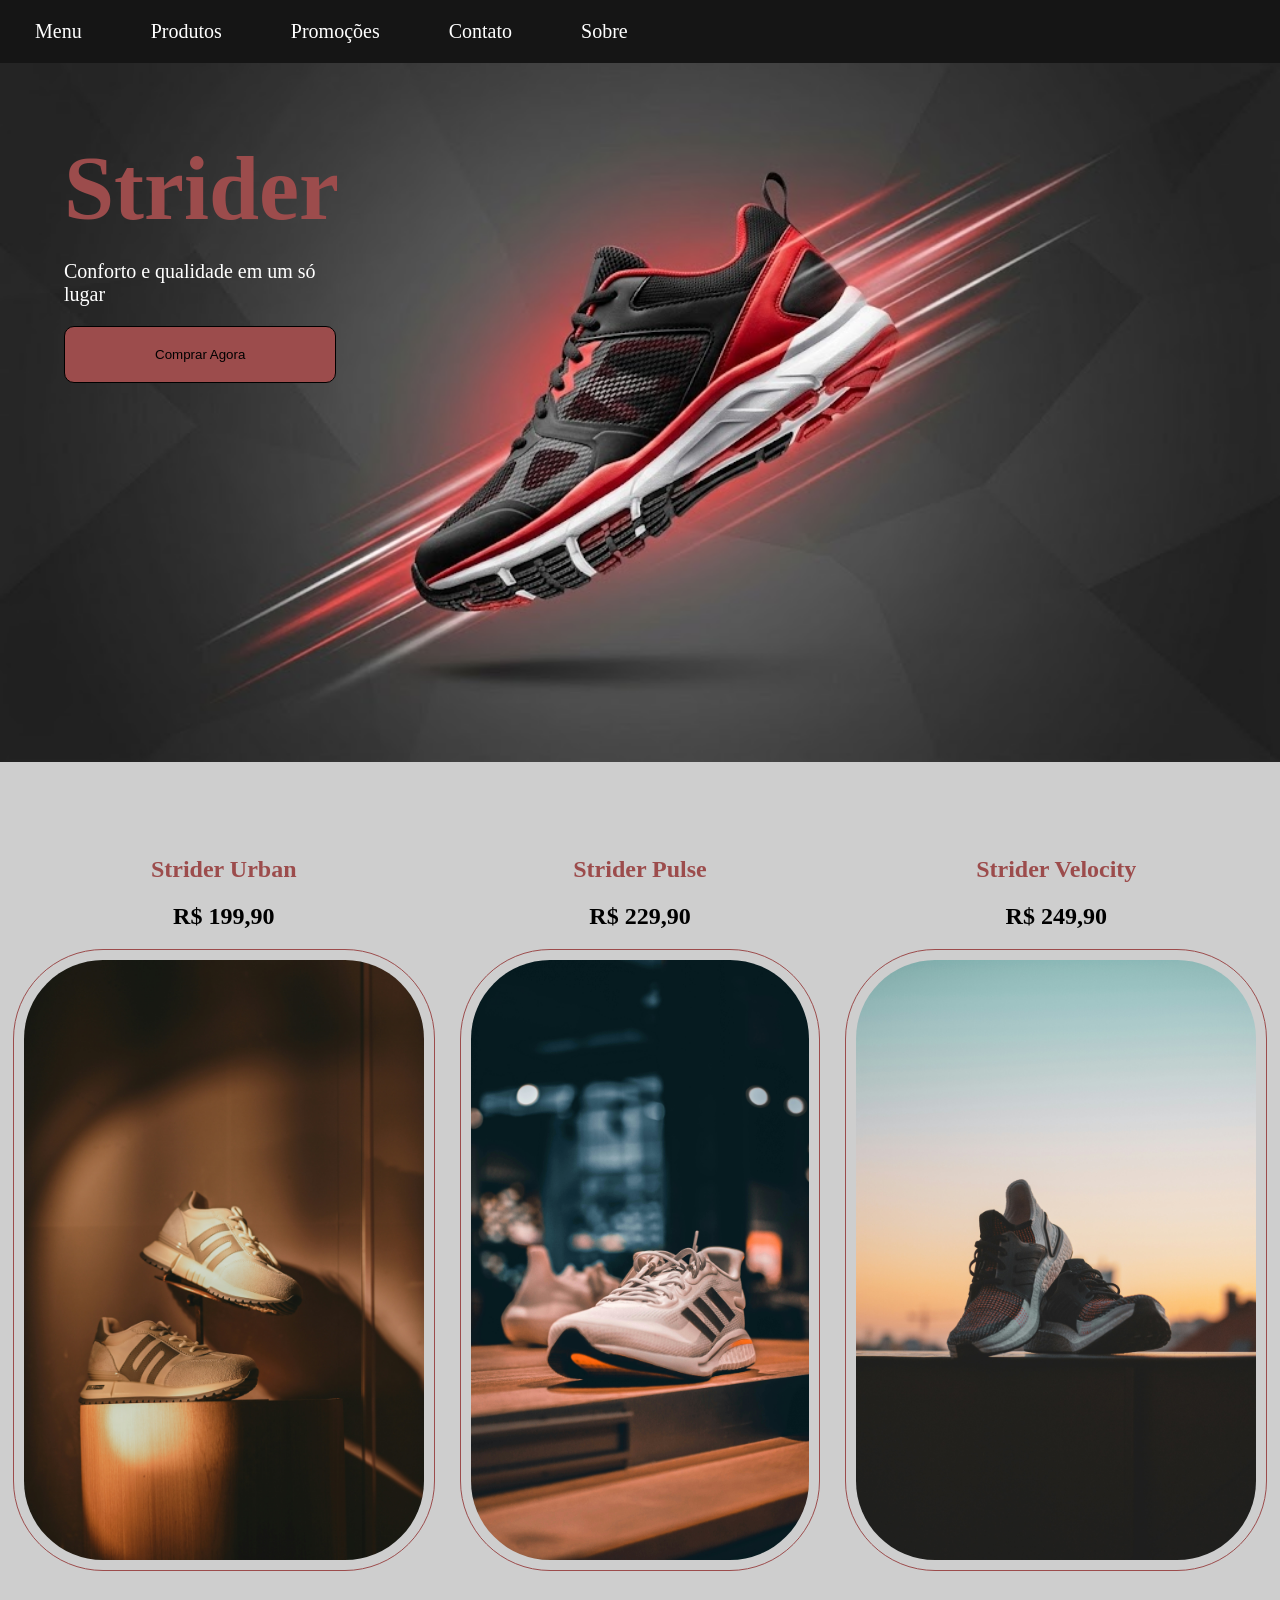
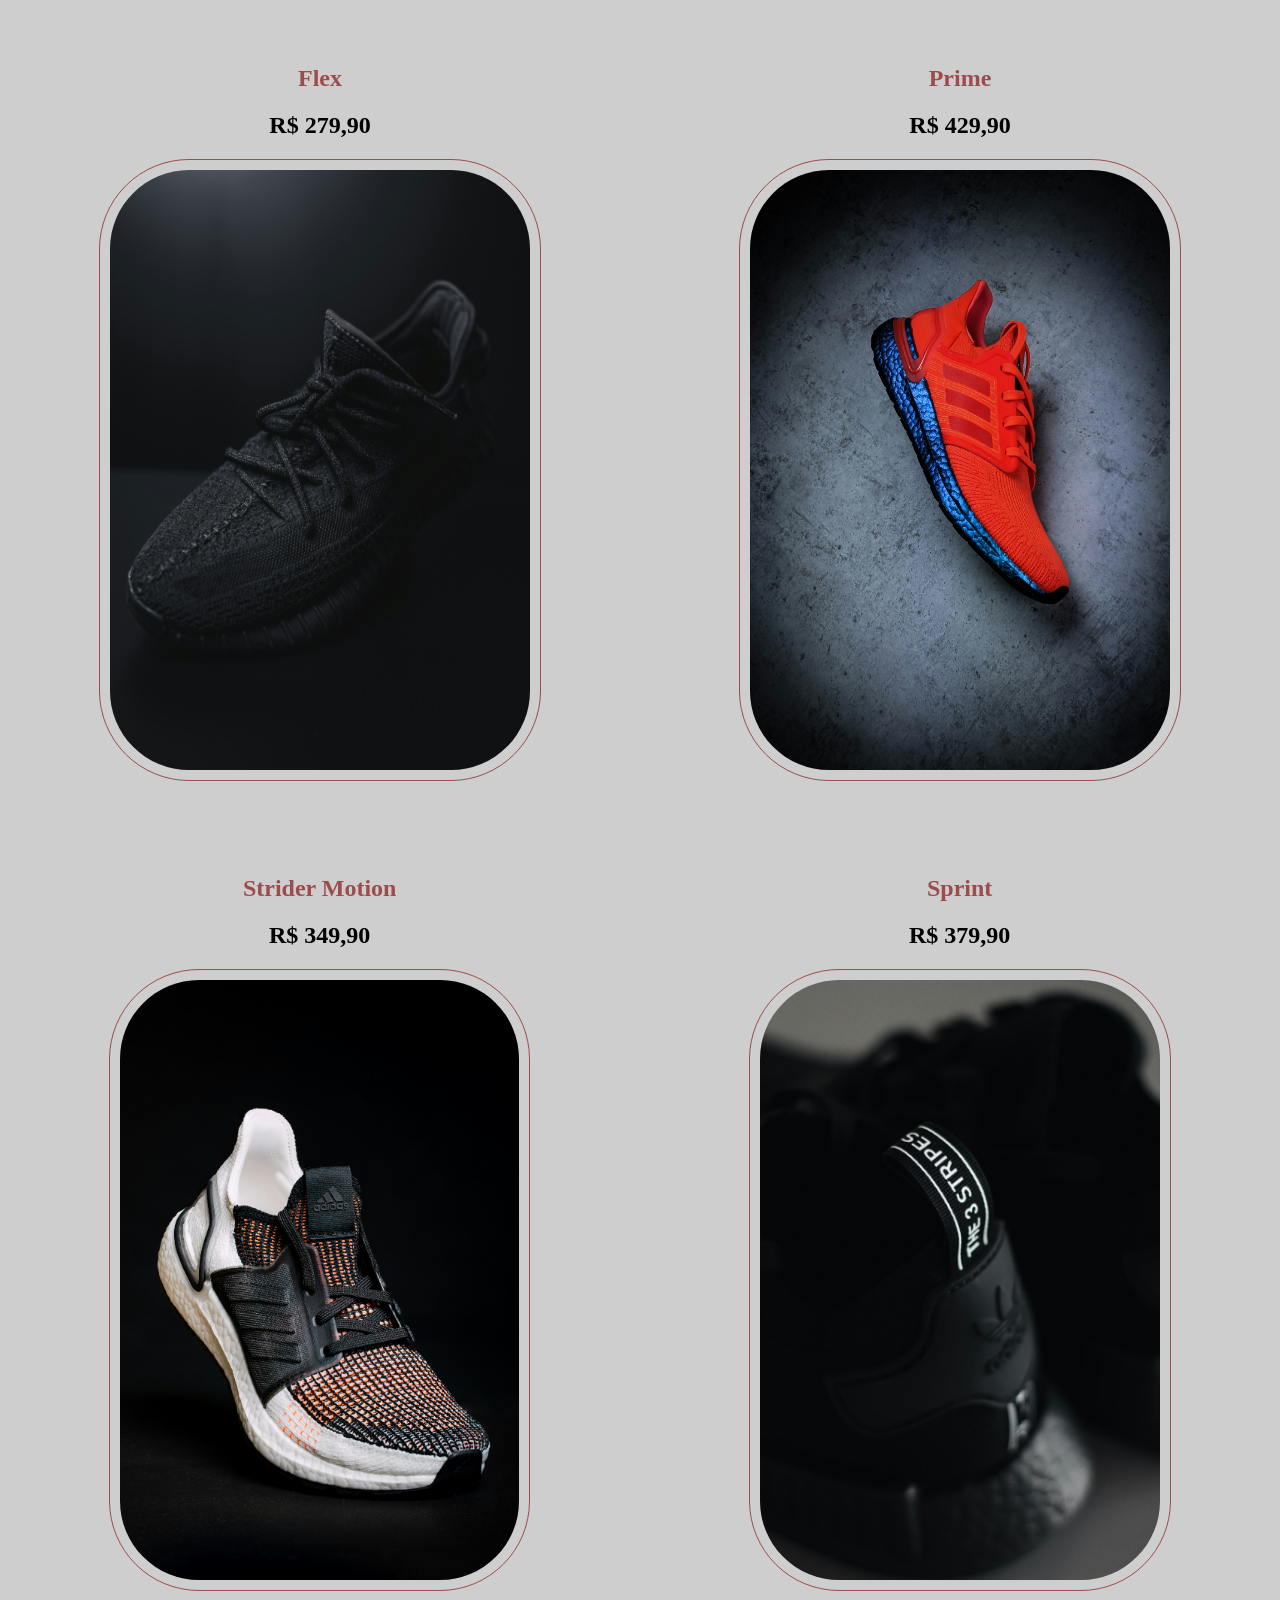
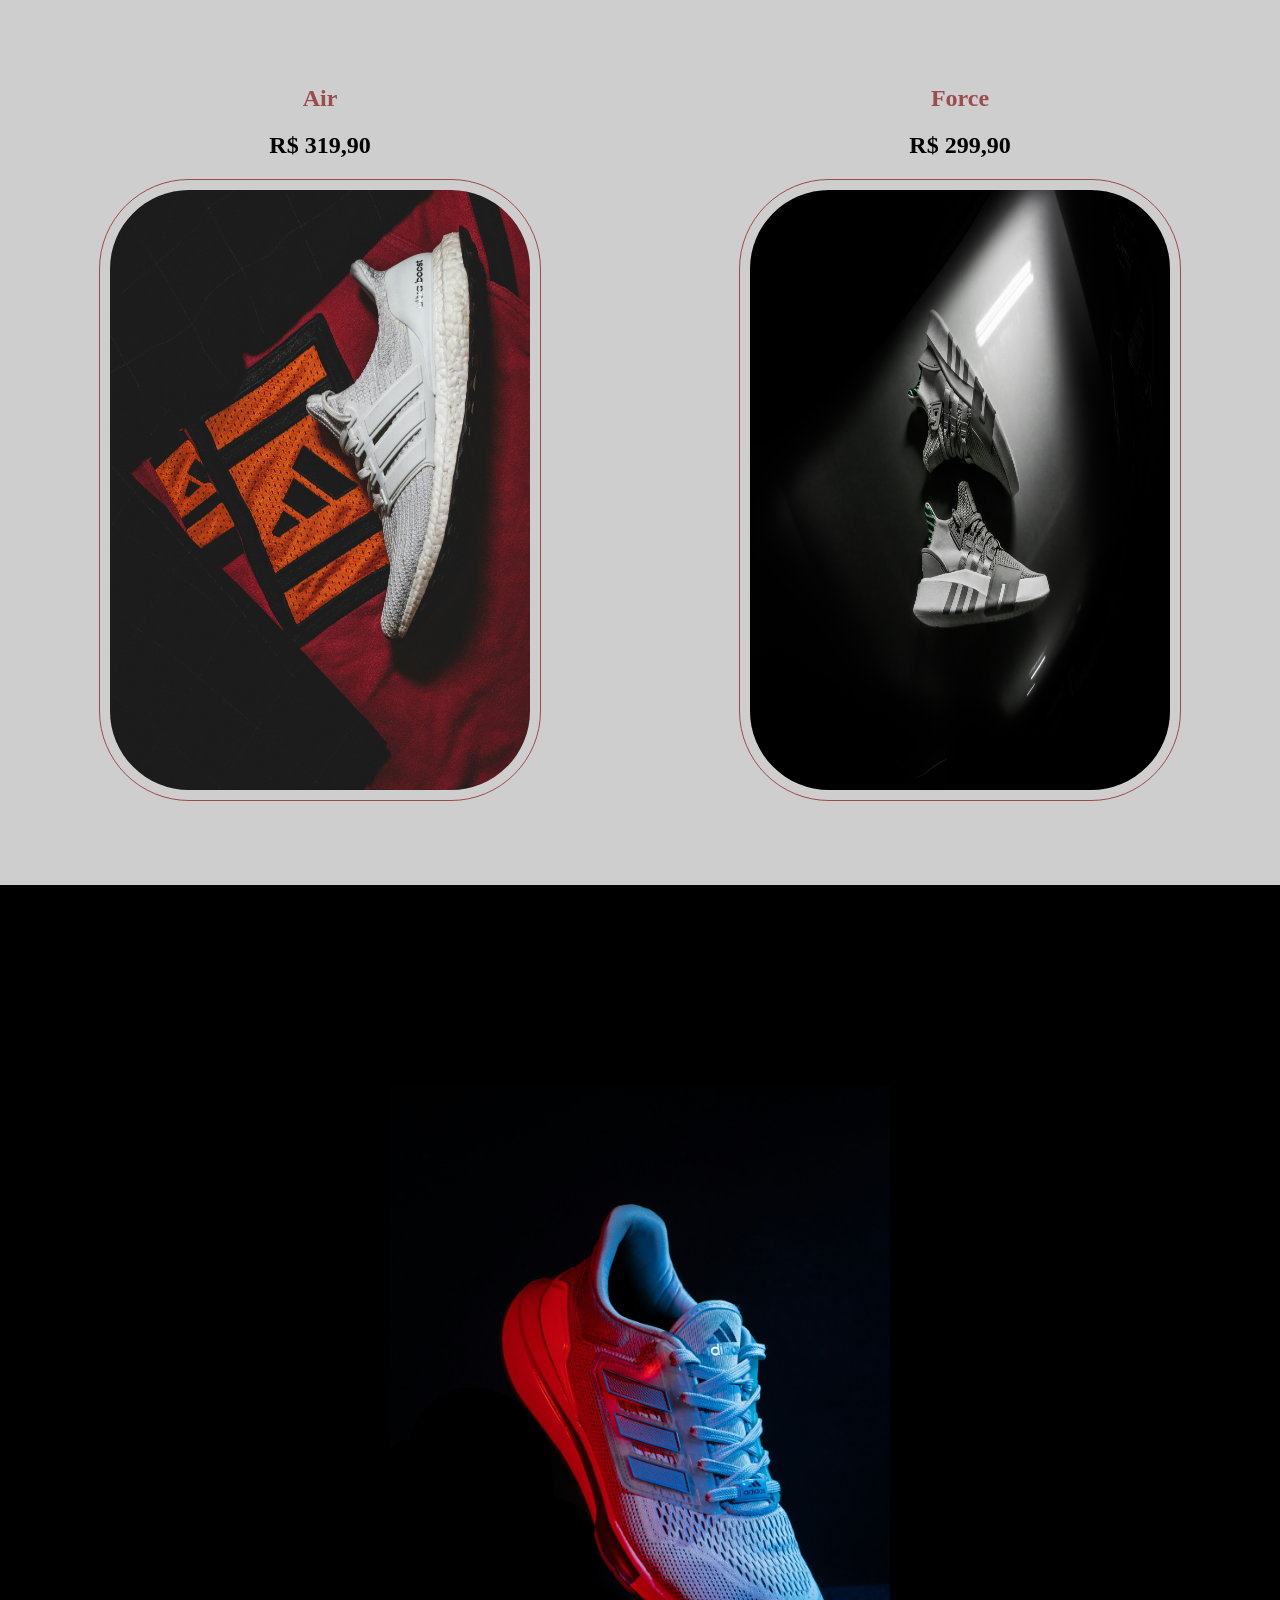
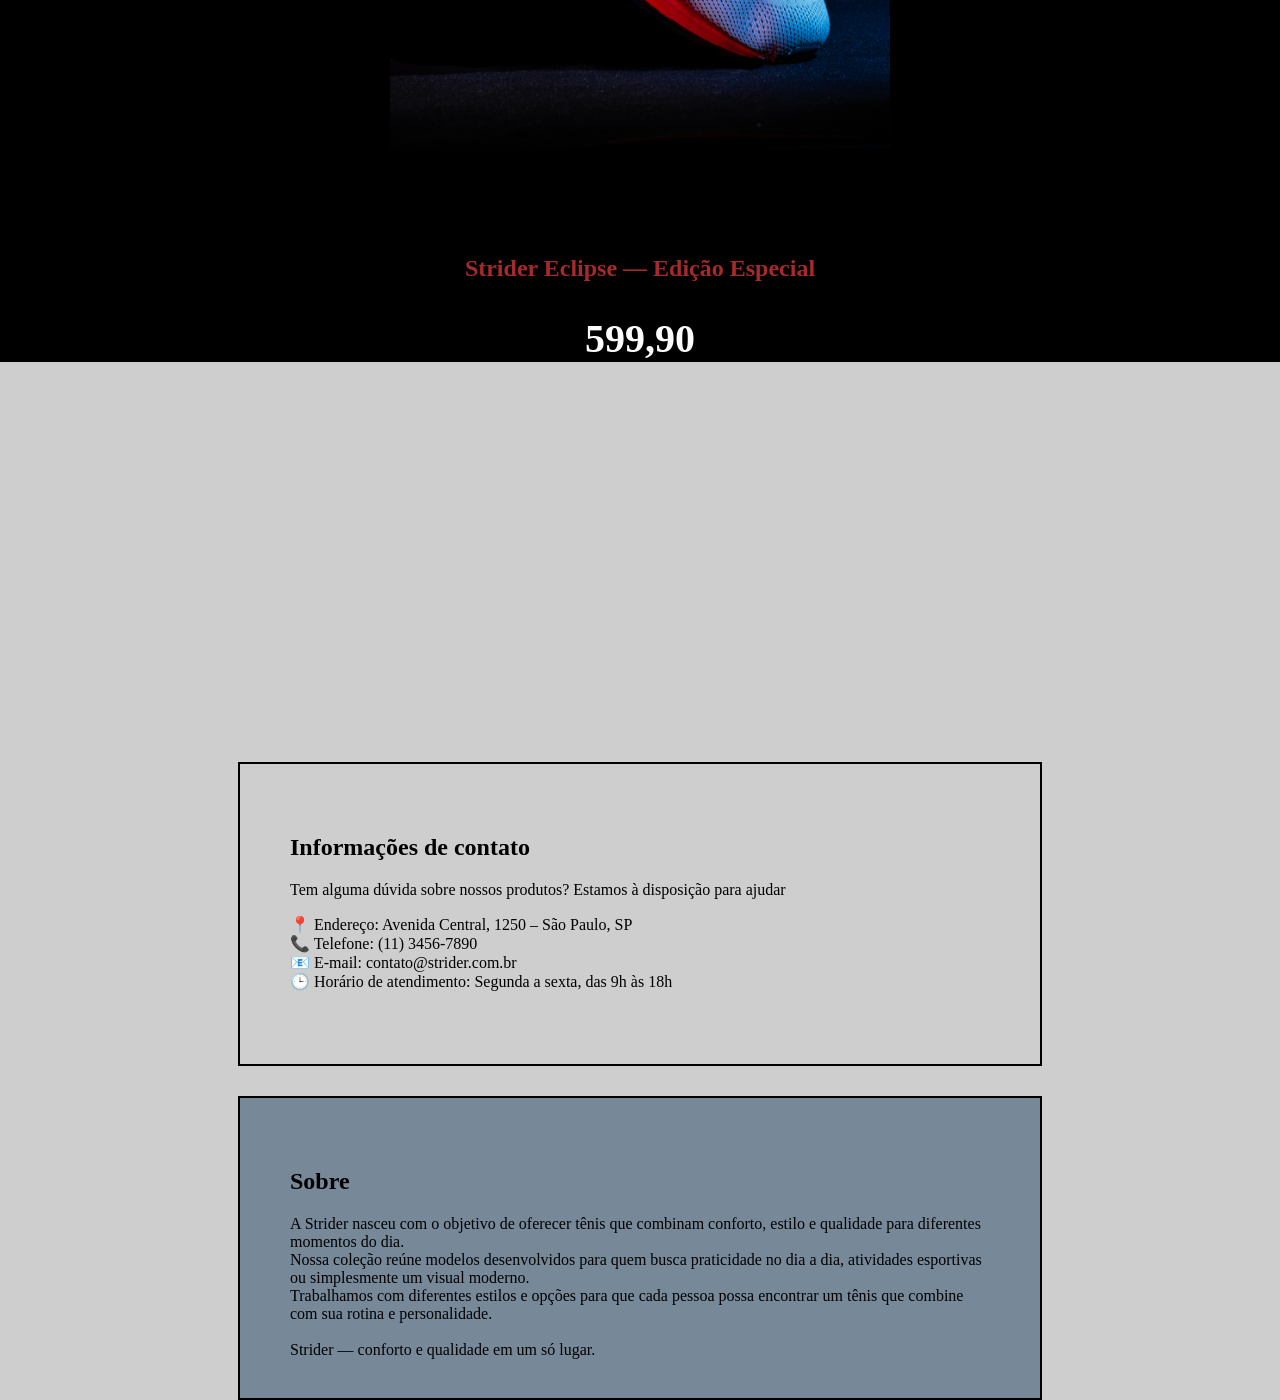
<file: ex003/index.html>
<!DOCTYPE html>
<html lang="pt-br">
<head>
    <meta charset="UTF-8">
    <meta name="viewport" content="width=device-width, initial-scale=1.0">
    <link rel="stylesheet" href="style.css">
    <title>Tênis</title>
</head>
<body>
    <main>
        
        <header>
            
            <nav>
                <a href="#">Menu</a>
                <a href="#produtos">Produtos</a>
                <a href="#especial">Promoções</a>
                <a href="#contatos">Contato</a>
                <a href="#sobre">Sobre</a>
            </nav>
            
            <img id="imagemprincipal" src="imagens/Imagem principal.jpg" alt="">
            
            <div id="conteudoinicial">
                <h1>Strider</h1>
            
                <p>Conforto e qualidade em um só lugar</p>
            
                <button>Comprar Agora</button>
            </div>
            
        
        </header>
    

        <section id="produtos">
            
            <div class="produtos-tenis">
                
                <h1>Strider Urban</h1>
                
                <h2>R$ 199,90</h2>
                
                <img class="tenis" src="produtos/tenis 1.jpg" alt="">
            
            </div>
            
            <div class="produtos-tenis">
                
                <h1>Strider Pulse</h1>
                
                <h2>R$ 229,90</h2>
                
                <img class="tenis" src="produtos/tenis 2.jpg" alt="">
            
            </div>
            
            <div class="produtos-tenis">
                
                <h1>Strider Velocity</h1>
                
                <h2>R$ 249,90</h2>
                
                <img class="tenis" src="produtos/tenis 3.jpg" alt="">
            
            </div>

            <div class="produtos-tenis">
                
                <h1>Flex</h1>
                
                <h2>R$ 279,90</h2>
                
                <img class="tenis" src="produtos/tenis 10.jpg" alt="">
            
            </div>

            <div class="produtos-tenis">
                
                <h1>Prime</h1>
                
                <h2>R$ 429,90</h2>
                
                <img class="tenis" src="produtos/tenis 5.jpg" alt="">
            
            </div>

            <div class="produtos-tenis">
                
                <h1>Strider Motion</h1>
                
                <h2>R$ 349,90</h2>
                
                <img class="tenis" src="produtos/tenis 6.jpg" alt="">
            
            </div>

            <div class="produtos-tenis">
                
                <h1>Sprint</h1>
                
                <h2>R$ 379,90</h2>
                
                <img class="tenis" src="produtos/tenis 7.jpg" alt="">
            
            </div>

            <div class="produtos-tenis">
                
                <h1>Air</h1>
                
                <h2>R$ 319,90</h2>
                
                <img class="tenis" src="produtos/tenis 8.jpg" alt="">
            
            </div>

            <div class="produtos-tenis">
                
                <h1>Force</h1>
                
                <h2>R$ 299,90</h2>
                
                <img class="tenis" src="produtos/tenis 9.jpg" alt="">
            
            </div>

        </section>
        
        <section id="especial">
            <div id="divespecial">
                <img src="produtos/tenis 4.jpg" alt="">
                <h1>Strider Eclipse — Edição Especial</h1>
                <h2>599,90</h2>
            </div>
        </section>


        <section id="contatos">
            <div>
                <h1>Informações de contato</h1>
                <p>Tem alguma dúvida sobre nossos produtos? Estamos à disposição para ajudar</p>
                <p>📍 Endereço: Avenida Central, 1250 – São Paulo, SP <br>
                    📞 Telefone: (11) 3456-7890 <br>
                    📧 E-mail: contato@strider.com.br <br>
                    🕒 Horário de atendimento: Segunda a sexta, das 9h às 18h
                </p>
            </div>
        </section>

        <section id="sobre">
            <div>
                <h1>Sobre</h1>
                <p>A Strider nasceu com o objetivo de oferecer tênis que combinam conforto, estilo e qualidade para diferentes momentos do dia. <br>

                Nossa coleção reúne modelos desenvolvidos para quem busca praticidade no dia a dia, atividades esportivas ou simplesmente um visual moderno. <br>

                Trabalhamos com diferentes estilos e opções para que cada pessoa possa encontrar um tênis que combine com sua rotina e personalidade. <br>
                <br>
                Strider — conforto e qualidade em um só lugar.
                </p>
            </div>
        </section>

    </main>

    <script src="script.js"></script>

</body>
</html>
</file>
<file: ex003/style.css>
@charset "UTF-8";

html {
    overflow-x: hidden;
    scroll-behavior: smooth;
}

body {
    padding: 0px;
    margin: 0px;
}

main {
    background-color: rgb(206, 206, 206);
}

header {
    position: relative;
}

nav {
    background-color: rgba(0, 0, 0, 0.897);
    padding: 20px 0px 20px 0px;
}

a {
    color: white;
    text-decoration: none;
    padding-right: 30px;
    padding-left: 35px;
    font-size: 20px;
    display: inline-block;
    transition: transform 1s ease;
}

a:hover {
    transform: translateY(-8px);
    color: rgb(139, 75, 75);
}

#imagemprincipal {
    width: 100%;
}

#conteudoinicial {
    max-width: 280px;
    position: absolute;
    bottom: 50%;
    left: 5%;
}

header > div > h1 {
    color: rgb(156, 76, 76);
    font-size: 90px;
    margin: 0px;
}

header > div > p {
    color: white;
    font-size: 20px;
}

button {
    padding: 20px 90px;
    background-color: rgb(156, 76, 76);
    border: 1px solid black;
    border-radius: 10px;
    transition: transform 0.5s ease;
}

button:hover {
    transform: translateY(-10px);
}

.tenis {
    max-width: 420px;
    height: 600px;
    border: 1px solid rgb(156, 76, 76);
    border-radius: 90px;
    padding: 10px;
    transition: transform 1s ease;
}

.tenis:hover {
    transform: translateY(-15px);
}

#produtos {  
    display: flex;
    justify-content: space-around;
    flex-wrap: wrap;
}

.produtos-tenis > h1, h2 {
    display: flex;
    justify-content: center;
    align-items: center;
}

.produtos-tenis > h1 {
    padding-top: 70px;
    color: rgb(156, 76, 76);
}

#especial {
    background-color: rgb(0, 0, 0);
    margin-top: 80px;
}

#especial > div > img{
    max-width: 500px;
    padding-top: 200px;
    display: flex;
    margin: auto;
    transition: transform 1s ease;
}

#especial > div > h1 {
    color: brown;
}

#especial > div > h2 {
    color: rgb(252, 252, 252);
    font-size: 40px;
}

#especial > div > img:hover {
    transform: translateY(-25px);
    border: 1px solid rgb(37, 17, 17);
    border-radius: 90px;
}

#especial {
    text-align: center;
}


#contatos {
    padding: 50px;
    height: 200px;
    max-width: 700px;
    border: 2px solid black;
    margin: auto;
    margin-top: 400px;
    margin-bottom: 30px;
}
#sobre {
    background-color: lightslategray;
    padding: 50px;
    height: 200px;
    max-width: 700px;
    border: 2px solid black;
    margin: auto;
}
</file>
